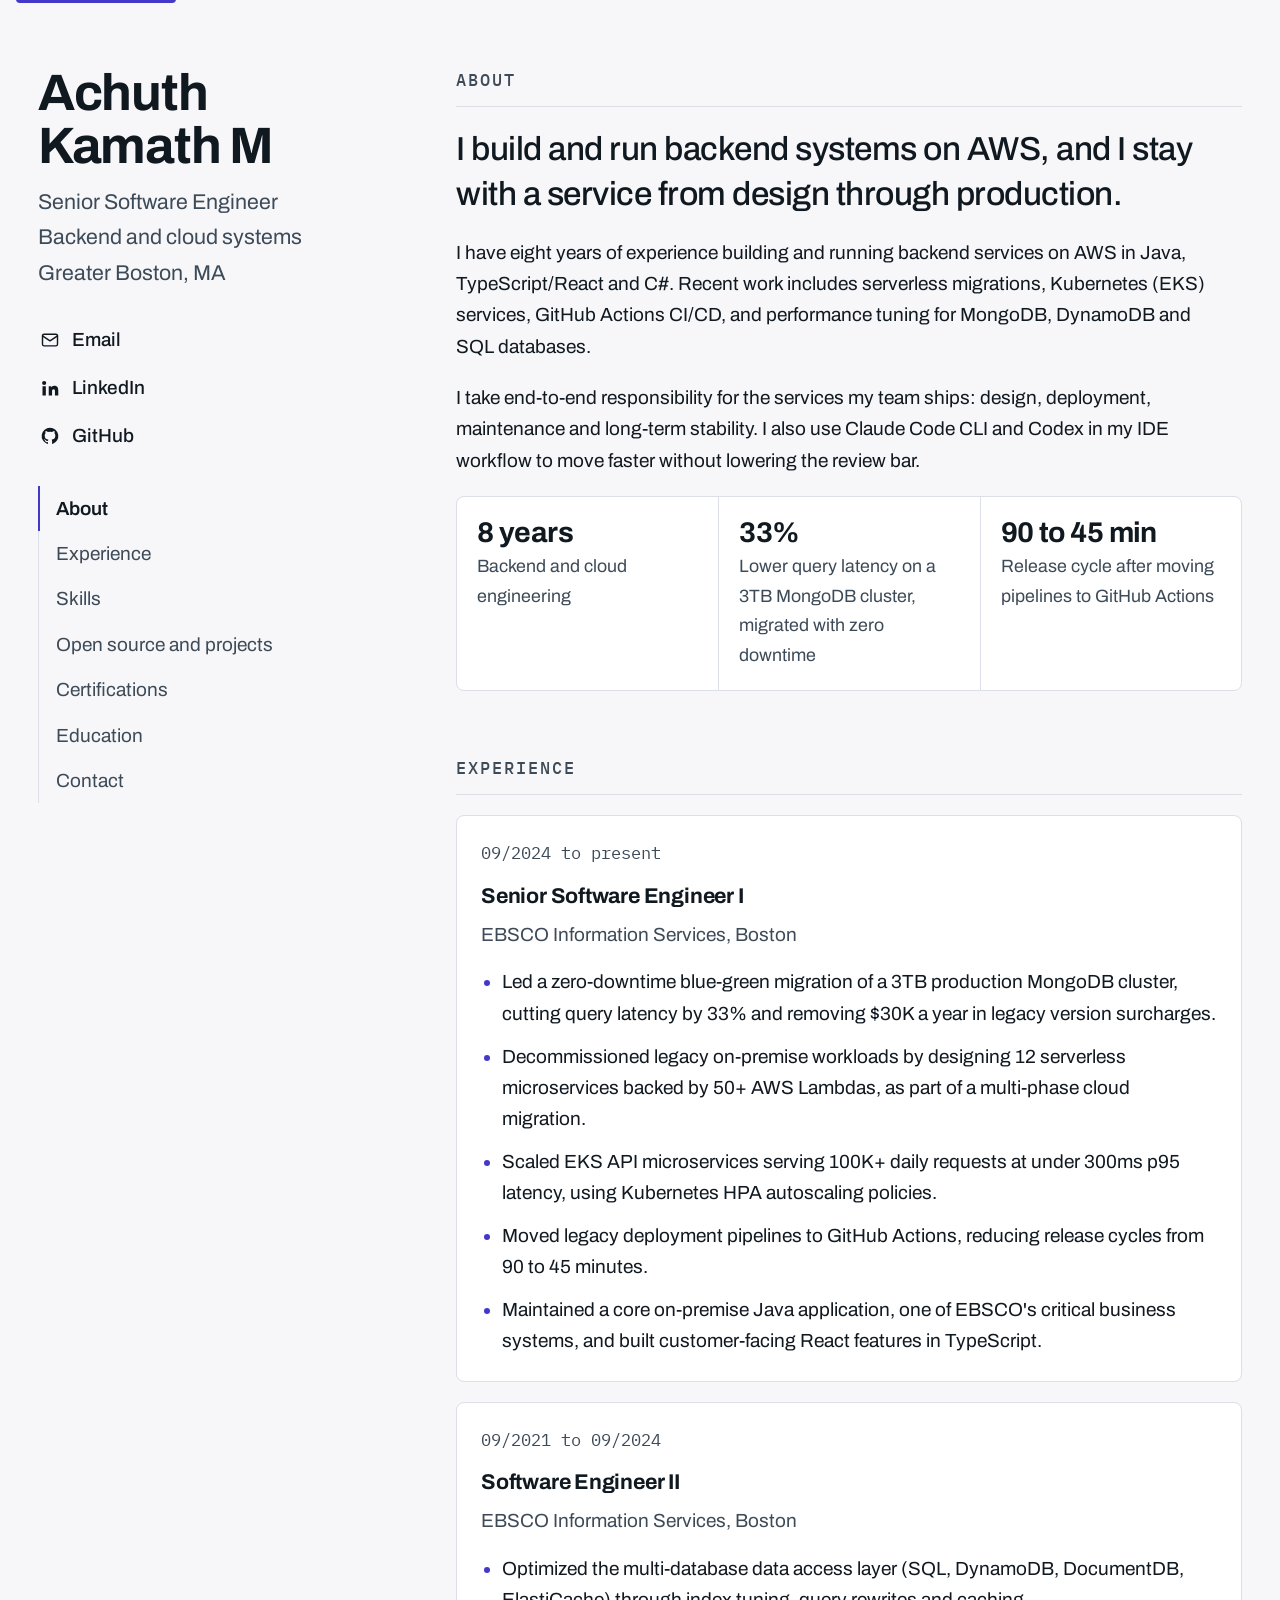
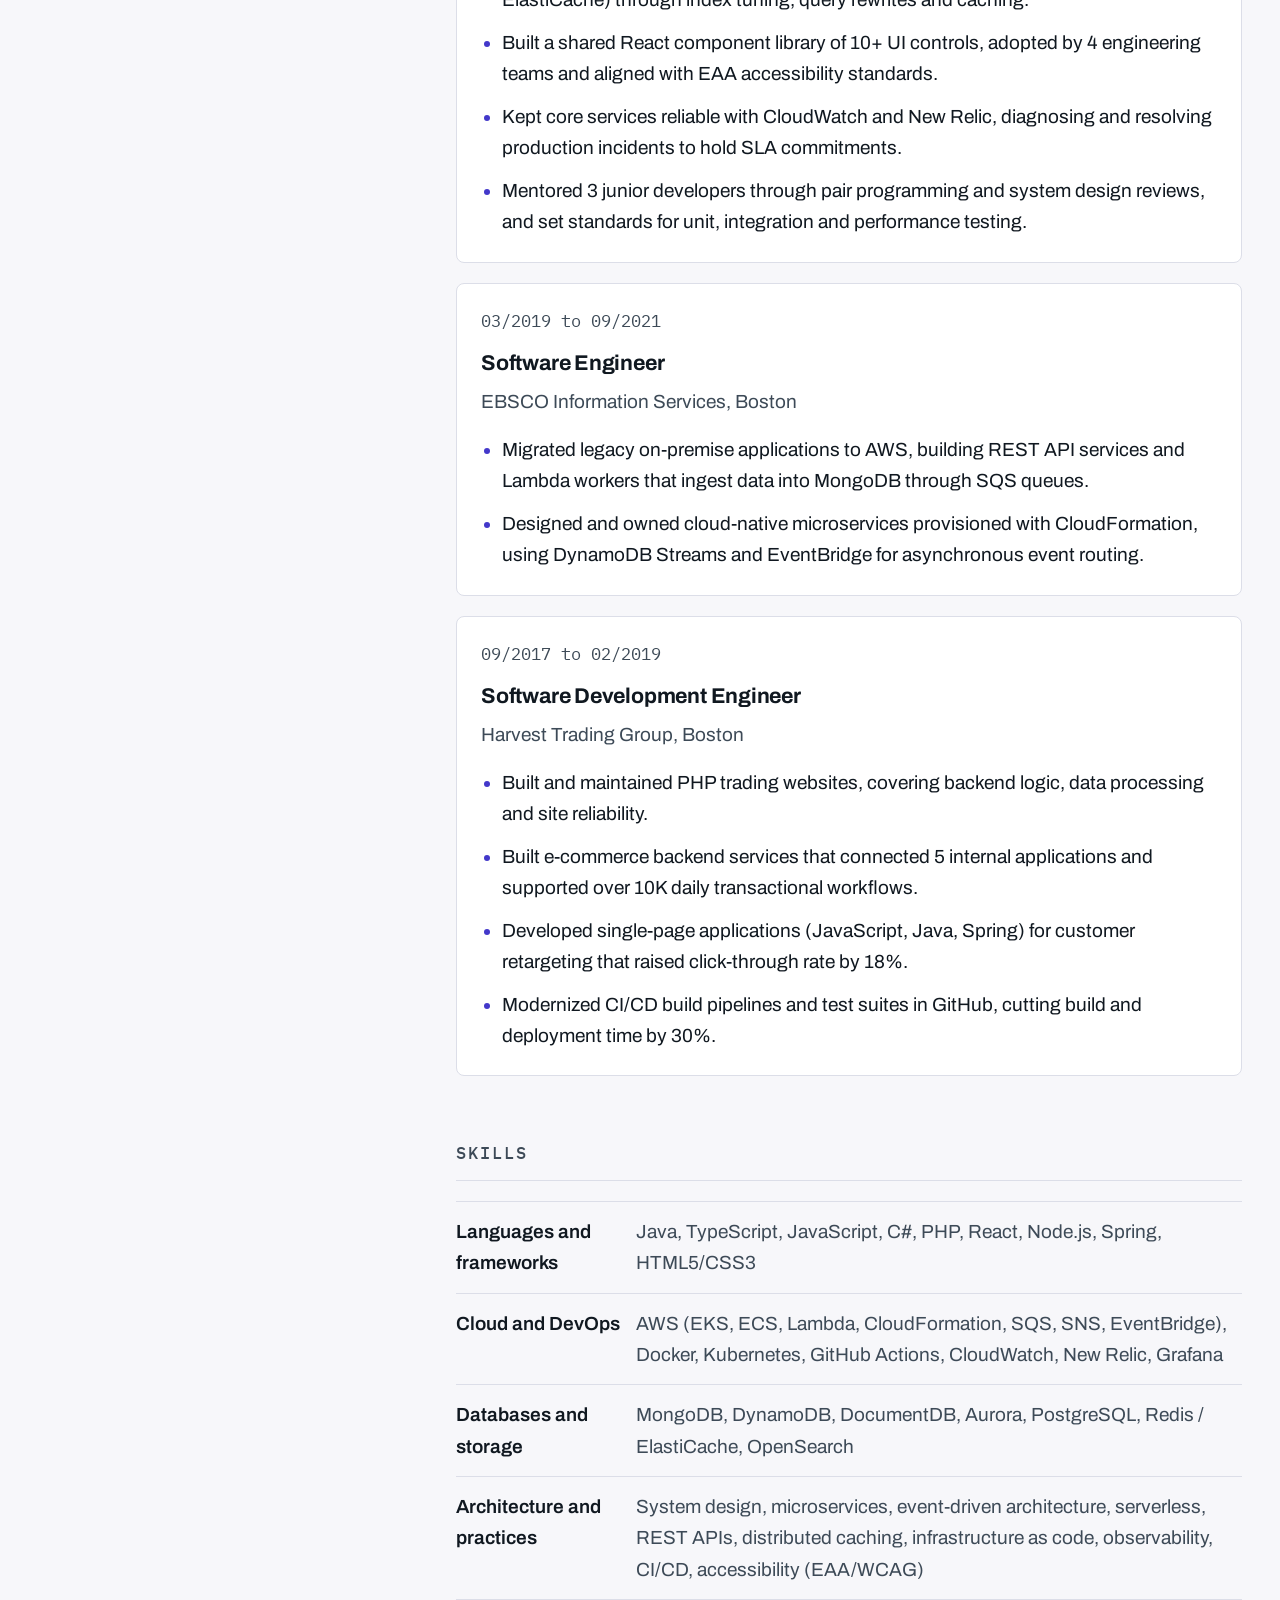
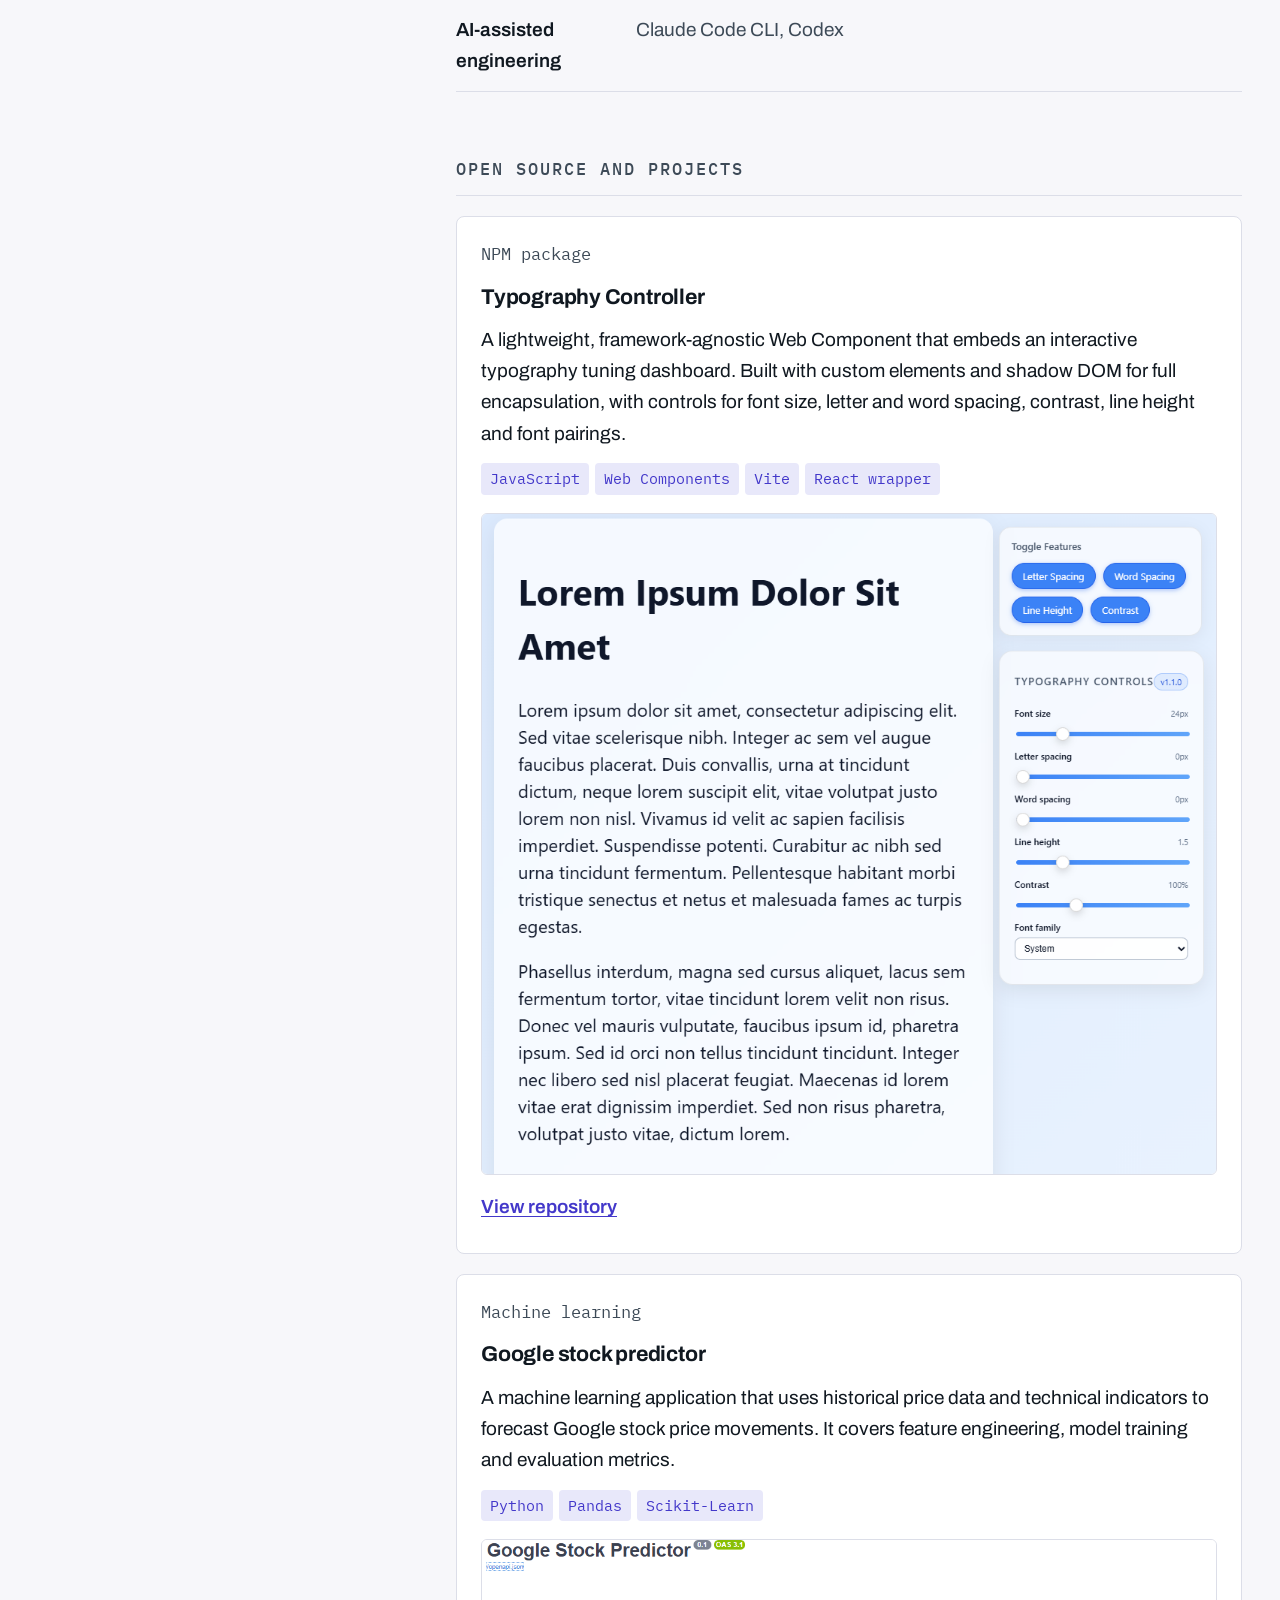
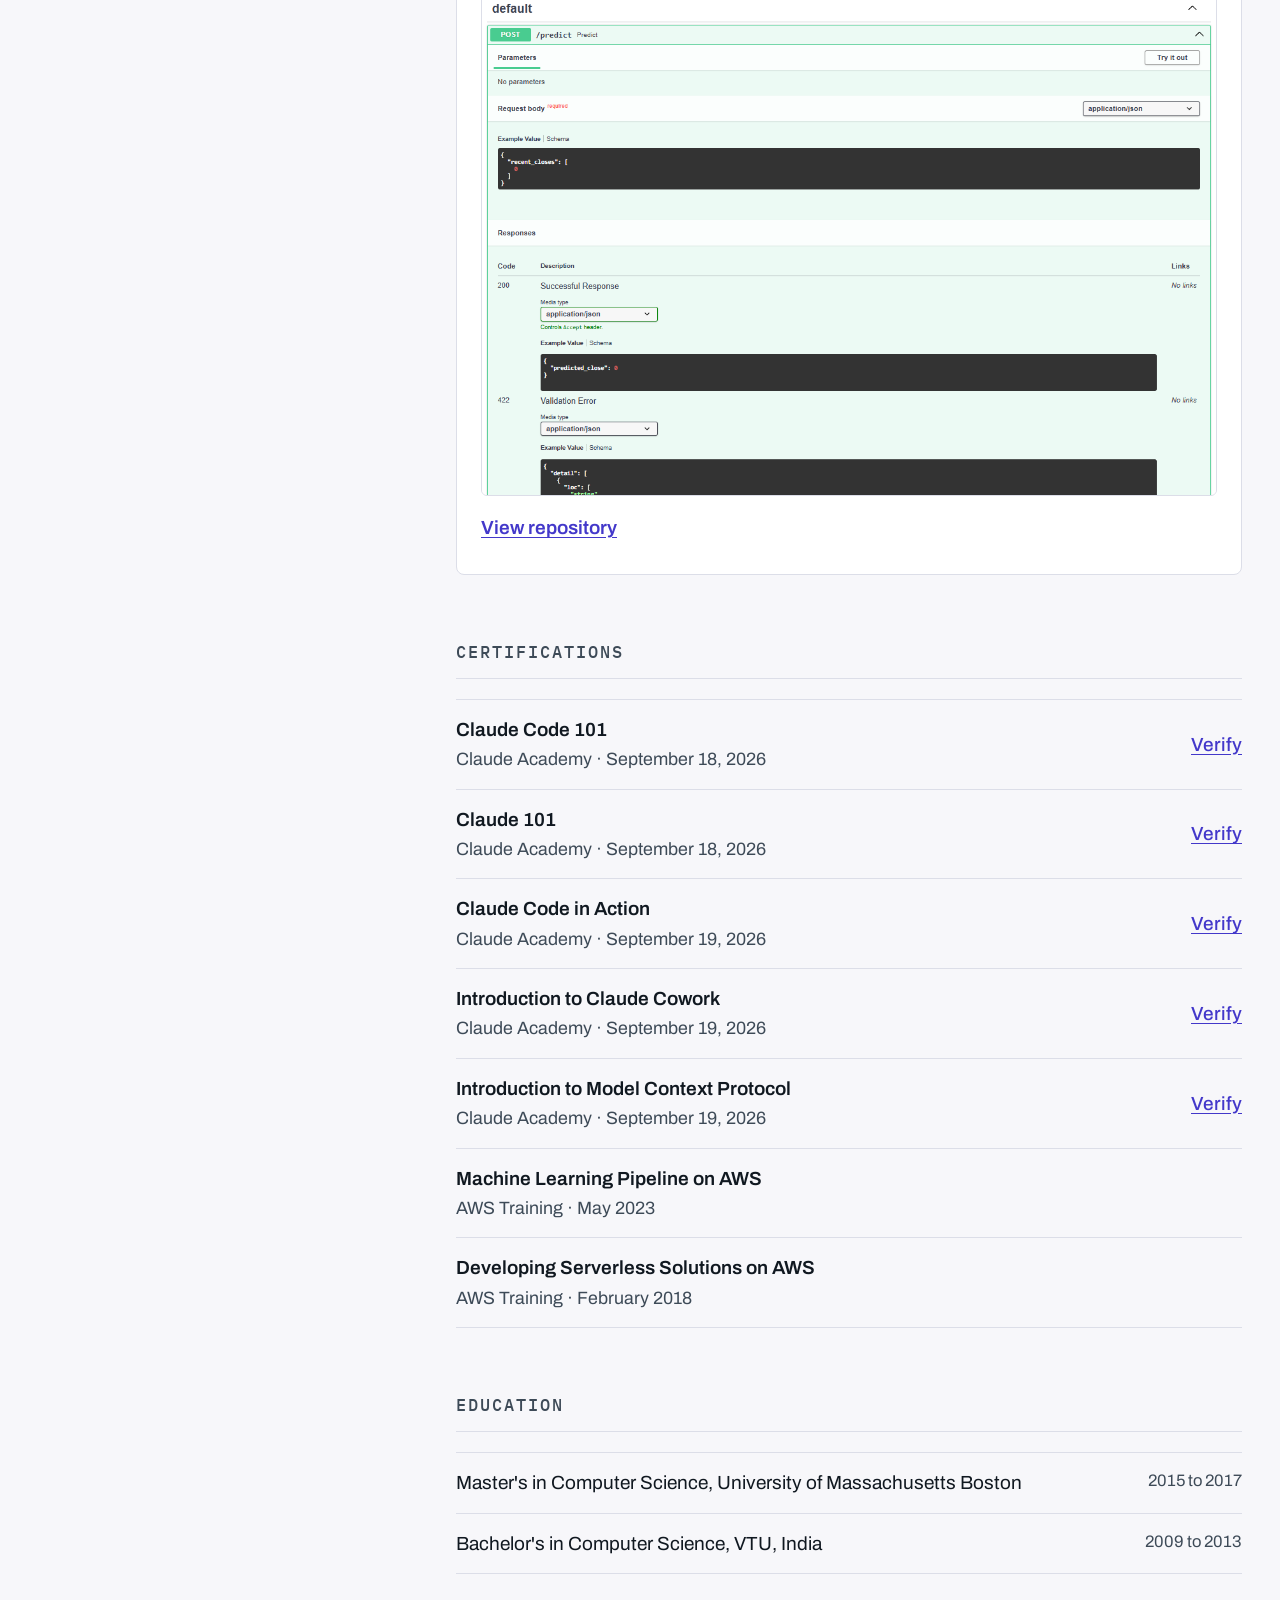
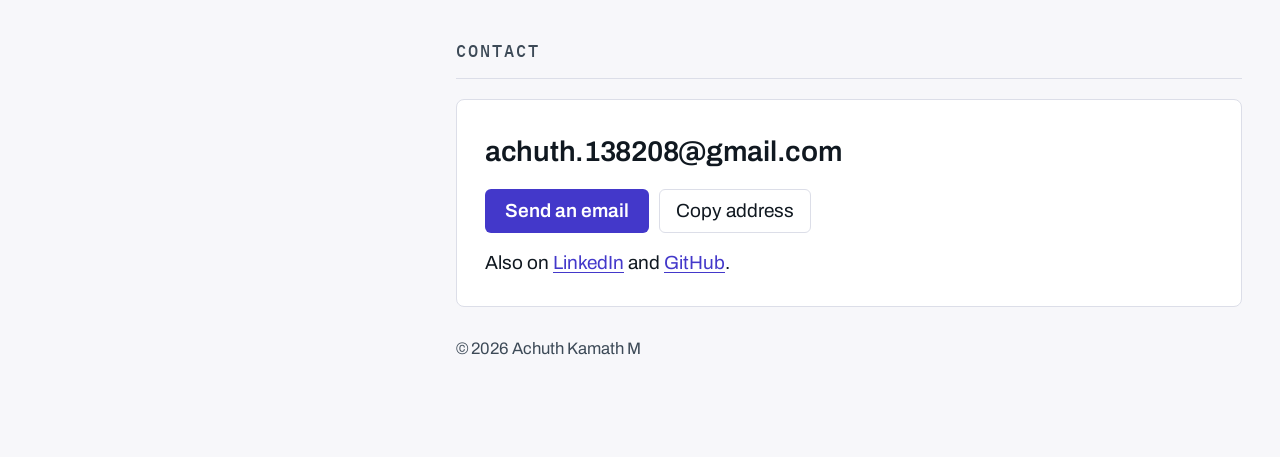
<file: public/index.html>
<!DOCTYPE html>
<html lang="en">
<head>
  <meta charset="UTF-8" />
  <meta name="viewport" content="width=device-width, initial-scale=1" />
  <title>Achuth Kamath M | Senior Software Engineer</title>
  <meta name="description" content="Senior Software Engineer with 8 years building backend systems and distributed cloud architecture on AWS. Experience, projects and certifications." />
  <meta name="theme-color" content="#f7f7fa" media="(prefers-color-scheme: light)" />
  <meta name="theme-color" content="#0f1118" media="(prefers-color-scheme: dark)" />

  <link rel="canonical" href="https://achuth.kamath-m.workers.dev/" />
  <meta property="og:type" content="website" />
  <meta property="og:url" content="https://achuth.kamath-m.workers.dev/" />
  <meta property="og:title" content="Achuth Kamath M | Senior Software Engineer" />
  <meta property="og:description" content="Senior Software Engineer with 8 years building backend systems and distributed cloud architecture on AWS." />
  <meta name="twitter:card" content="summary" />

  <link rel="icon" type="image/svg+xml" href="favicon.svg" />
  <link rel="preconnect" href="https://fonts.googleapis.com" />
  <link rel="preconnect" href="https://fonts.gstatic.com" crossorigin />
  <link rel="stylesheet" href="https://fonts.googleapis.com/css2?family=Archivo:wght@400;500;600;700&family=IBM+Plex+Mono:wght@400;500&display=swap" />
  <link rel="stylesheet" href="styles/site.css" />

  <script type="application/ld+json">
  {
    "@context": "https://schema.org",
    "@type": "Person",
    "name": "Achuth Kamath M",
    "jobTitle": "Senior Software Engineer",
    "url": "https://achuth.kamath-m.workers.dev/",
    "worksFor": { "@type": "Organization", "name": "EBSCO Information Services" },
    "email": "mailto:achuth.138208@gmail.com",
    "sameAs": [
      "https://www.linkedin.com/in/akmmaktrix/",
      "https://github.com/achuthkamath91"
    ]
  }
  </script>

  <!-- Google tag (gtag.js) -->
  <script async src="https://www.googletagmanager.com/gtag/js?id=G-WZZRSC25TR"></script>
  <script>
    window.dataLayer = window.dataLayer || [];
    function gtag() { dataLayer.push(arguments); }
    gtag('js', new Date());
    gtag('config', 'G-WZZRSC25TR');
  </script>
</head>

<body>
  <a class="skip" href="#about">Skip to content</a>

  <div class="page">
    <aside class="rail">
      <div>
        <h1 class="name">Achuth Kamath M</h1>
        <p class="role">Senior Software Engineer<br />Backend and cloud systems<br />Greater Boston, MA</p>
      </div>
      <ul class="links">
        <li>
          <a href="mailto:achuth.138208@gmail.com" data-track="email_rail">
            <svg viewBox="0 0 24 24" aria-hidden="true"><rect x="3" y="5" width="18" height="14" rx="2"/><path d="m3 7 9 6 9-6"/></svg>
            Email
          </a>
        </li>
        <li>
          <a href="https://www.linkedin.com/in/akmmaktrix/" target="_blank" rel="noopener" data-track="linkedin_rail">
            <svg class="filled" viewBox="0 0 24 24" aria-hidden="true"><path d="M4.98 3.5a2.5 2.5 0 1 1 0 5 2.5 2.5 0 0 1 0-5ZM3 9.75h4V21H3V9.75Zm6.5 0h3.83v1.54h.05c.53-1 1.84-2.04 3.78-2.04 4.04 0 4.79 2.66 4.79 6.12V21h-4v-4.86c0-1.16-.02-2.65-1.61-2.65-1.62 0-1.87 1.26-1.87 2.57V21h-4V9.75Z"/></svg>
            LinkedIn
          </a>
        </li>
        <li>
          <a href="https://github.com/achuthkamath91" target="_blank" rel="noopener" data-track="github_rail">
            <svg class="filled" viewBox="0 0 24 24" aria-hidden="true"><path d="M12 2a10 10 0 0 0-3.16 19.49c.5.09.68-.22.68-.48v-1.7c-2.78.6-3.37-1.34-3.37-1.34-.45-1.16-1.11-1.47-1.11-1.47-.91-.62.07-.61.07-.61 1 .07 1.53 1.03 1.53 1.03.89 1.53 2.34 1.09 2.91.83.09-.65.35-1.09.64-1.34-2.22-.25-4.55-1.11-4.55-4.94 0-1.09.39-1.98 1.03-2.68-.1-.25-.45-1.27.1-2.65 0 0 .84-.27 2.75 1.02a9.5 9.5 0 0 1 5 0c1.91-1.29 2.75-1.02 2.75-1.02.55 1.38.2 2.4.1 2.65.64.7 1.03 1.59 1.03 2.68 0 3.84-2.34 4.69-4.57 4.93.36.31.68.92.68 1.85v2.74c0 .27.18.58.69.48A10 10 0 0 0 12 2Z"/></svg>
            GitHub
          </a>
        </li>
      </ul>

      <nav class="toc" aria-label="Sections">
        <a href="#about" class="active">About</a>
        <a href="#work">Experience</a>
        <a href="#skills">Skills</a>
        <a href="#projects">Open source and projects</a>
        <a href="#certifications">Certifications</a>
        <a href="#education">Education</a>
        <a href="#contact">Contact</a>
      </nav>
    </aside>

    <main class="content">
      <section id="about">
        <h2>About</h2>
        <p class="lead">I build and run backend systems on AWS, and I stay with a service from design through production.</p>
        <p>I have eight years of experience building and running backend services on AWS in Java, TypeScript/React and C#. Recent work includes serverless migrations, Kubernetes (EKS) services, GitHub Actions CI/CD, and performance tuning for MongoDB, DynamoDB and SQL databases.</p>
        <p>I take end-to-end responsibility for the services my team ships: design, deployment, maintenance and long-term stability. I also use Claude Code CLI and Codex in my IDE workflow to move faster without lowering the review bar.</p>
        <div class="facts" role="list">
          <div class="fact" role="listitem"><b>8 years</b><span>Backend and cloud engineering</span></div>
          <div class="fact" role="listitem"><b>33%</b><span>Lower query latency on a 3TB MongoDB cluster, migrated with zero downtime</span></div>
          <div class="fact" role="listitem"><b>90 to 45 min</b><span>Release cycle after moving pipelines to GitHub Actions</span></div>
        </div>
      </section>

      <section id="work">
        <h2>Experience</h2>
        <article class="entry">
          <span class="kicker">09/2024 to present</span>
          <h3>Senior Software Engineer I</h3>
          <p class="org">EBSCO Information Services, Boston</p>
          <ul class="bullets">
            <li>Led a zero-downtime blue-green migration of a 3TB production MongoDB cluster, cutting query latency by 33% and removing $30K a year in legacy version surcharges.</li>
            <li>Decommissioned legacy on-premise workloads by designing 12 serverless microservices backed by 50+ AWS Lambdas, as part of a multi-phase cloud migration.</li>
            <li>Scaled EKS API microservices serving 100K+ daily requests at under 300ms p95 latency, using Kubernetes HPA autoscaling policies.</li>
            <li>Moved legacy deployment pipelines to GitHub Actions, reducing release cycles from 90 to 45 minutes.</li>
            <li>Maintained a core on-premise Java application, one of EBSCO's critical business systems, and built customer-facing React features in TypeScript.</li>
          </ul>
        </article>
        <article class="entry">
          <span class="kicker">09/2021 to 09/2024</span>
          <h3>Software Engineer II</h3>
          <p class="org">EBSCO Information Services, Boston</p>
          <ul class="bullets">
            <li>Optimized the multi-database data access layer (SQL, DynamoDB, DocumentDB, ElastiCache) through index tuning, query rewrites and caching.</li>
            <li>Built a shared React component library of 10+ UI controls, adopted by 4 engineering teams and aligned with EAA accessibility standards.</li>
            <li>Kept core services reliable with CloudWatch and New Relic, diagnosing and resolving production incidents to hold SLA commitments.</li>
            <li>Mentored 3 junior developers through pair programming and system design reviews, and set standards for unit, integration and performance testing.</li>
          </ul>
        </article>
        <article class="entry">
          <span class="kicker">03/2019 to 09/2021</span>
          <h3>Software Engineer</h3>
          <p class="org">EBSCO Information Services, Boston</p>
          <ul class="bullets">
            <li>Migrated legacy on-premise applications to AWS, building REST API services and Lambda workers that ingest data into MongoDB through SQS queues.</li>
            <li>Designed and owned cloud-native microservices provisioned with CloudFormation, using DynamoDB Streams and EventBridge for asynchronous event routing.</li>
          </ul>
        </article>
        <article class="entry">
          <span class="kicker">09/2017 to 02/2019</span>
          <h3>Software Development Engineer</h3>
          <p class="org">Harvest Trading Group, Boston</p>
          <ul class="bullets">
            <li>Built and maintained PHP trading websites, covering backend logic, data processing and site reliability.</li>
            <li>Built e-commerce backend services that connected 5 internal applications and supported over 10K daily transactional workflows.</li>
            <li>Developed single-page applications (JavaScript, Java, Spring) for customer retargeting that raised click-through rate by 18%.</li>
            <li>Modernized CI/CD build pipelines and test suites in GitHub, cutting build and deployment time by 30%.</li>
          </ul>
        </article>
      </section>

      <section id="skills">
        <h2>Skills</h2>
        <dl class="skills">
          <dt>Languages and frameworks</dt><dd>Java, TypeScript, JavaScript, C#, PHP, React, Node.js, Spring, HTML5/CSS3</dd>
          <dt>Cloud and DevOps</dt><dd>AWS (EKS, ECS, Lambda, CloudFormation, SQS, SNS, EventBridge), Docker, Kubernetes, GitHub Actions, CloudWatch, New Relic, Grafana</dd>
          <dt>Databases and storage</dt><dd>MongoDB, DynamoDB, DocumentDB, Aurora, PostgreSQL, Redis / ElastiCache, OpenSearch</dd>
          <dt>Architecture and practices</dt><dd>System design, microservices, event-driven architecture, serverless, REST APIs, distributed caching, infrastructure as code, observability, CI/CD, accessibility (EAA/WCAG)</dd>
          <dt>AI-assisted engineering</dt><dd>Claude Code CLI, Codex</dd>
        </dl>
      </section>

      <section id="projects">
        <h2>Open source and projects</h2>
        <article class="entry">
          <span class="kicker">NPM package</span>
          <h3>Typography Controller</h3>
          <p>A lightweight, framework-agnostic Web Component that embeds an interactive typography tuning dashboard. Built with custom elements and shadow DOM for full encapsulation, with controls for font size, letter and word spacing, contrast, line height and font pairings.</p>
          <ul class="tags"><li>JavaScript</li><li>Web Components</li><li>Vite</li><li>React wrapper</li></ul>
          <img src="assets/projects/typography-controller.png" width="977" height="879" loading="lazy" alt="Typography Controller dashboard showing sliders for font size, spacing and contrast" />
          <a class="more" href="https://github.com/achuthkamath91/Typography-Controller" target="_blank" rel="noopener" data-track="repo_typography">View repository</a>
        </article>
        <article class="entry">
          <span class="kicker">Machine learning</span>
          <h3>Google stock predictor</h3>
          <p>A machine learning application that uses historical price data and technical indicators to forecast Google stock price movements. It covers feature engineering, model training and evaluation metrics.</p>
          <ul class="tags"><li>Python</li><li>Pandas</li><li>Scikit-Learn</li></ul>
          <img src="assets/projects/stock-predictor.png" width="1152" height="870" loading="lazy" alt="Stock Predictor output comparing predicted and actual Google stock prices" />
          <a class="more" href="https://github.com/achuthkamath91/Stock-Predictor" target="_blank" rel="noopener" data-track="repo_stock">View repository</a>
        </article>
      </section>

      <section id="certifications">
        <h2>Certifications</h2>
        <ul class="certs">
          <li><div><span class="t">Claude Code 101</span><span class="m">Claude Academy · September 18, 2026</span></div><a href="https://academy.claude.com/verify/8477a55dee200e3054e618da8c429aae" target="_blank" rel="noopener" data-track="cert_claude_code_101">Verify</a></li>
          <li><div><span class="t">Claude 101</span><span class="m">Claude Academy · September 18, 2026</span></div><a href="https://academy.claude.com/verify/9abe8d65ea32243f3fbd208ddb22b0a8" target="_blank" rel="noopener" data-track="cert_claude_101">Verify</a></li>
          <li><div><span class="t">Claude Code in Action</span><span class="m">Claude Academy · September 19, 2026</span></div><a href="https://academy.claude.com/verify/6477c51edd46a5b9ce5c7ecd2df6a0aa" target="_blank" rel="noopener" data-track="cert_claude_code_action">Verify</a></li>
          <li><div><span class="t">Introduction to Claude Cowork</span><span class="m">Claude Academy · September 19, 2026</span></div><a href="https://academy.claude.com/verify/4c623e5dadeb337dfa4395e290267c90" target="_blank" rel="noopener" data-track="cert_cowork">Verify</a></li>
          <li><div><span class="t">Introduction to Model Context Protocol</span><span class="m">Claude Academy · September 19, 2026</span></div><a href="https://academy.claude.com/verify/927df36e5f9c033b8dc0149f73e4ab07" target="_blank" rel="noopener" data-track="cert_mcp">Verify</a></li>
          <li><div><span class="t">Machine Learning Pipeline on AWS</span><span class="m">AWS Training · May 2023</span></div></li>
          <li><div><span class="t">Developing Serverless Solutions on AWS</span><span class="m">AWS Training · February 2018</span></div></li>
        </ul>
      </section>

      <section id="education">
        <h2>Education</h2>
        <ul class="edu">
          <li><span>Master's in Computer Science, University of Massachusetts Boston</span><span class="m">2015 to 2017</span></li>
          <li><span>Bachelor's in Computer Science, VTU, India</span><span class="m">2009 to 2013</span></li>
        </ul>
      </section>

      <section id="contact">
        <h2>Contact</h2>
        <div class="contact">
          <span class="big">achuth.138208@gmail.com</span>
          <div class="actions">
            <a class="btn" href="mailto:achuth.138208@gmail.com" data-track="email_contact">Send an email</a>
            <button class="copy" id="copy-email" type="button" data-email="achuth.138208@gmail.com" data-track="email_copy">Copy address</button>
          </div>
          <p>Also on <a href="https://www.linkedin.com/in/akmmaktrix/" target="_blank" rel="noopener" data-track="linkedin_contact">LinkedIn</a> and <a href="https://github.com/achuthkamath91" target="_blank" rel="noopener" data-track="github_contact">GitHub</a>.</p>
        </div>
        <p class="foot">&copy; 2026 Achuth Kamath M</p>
      </section>
    </main>
  </div>

  <script src="scripts/site.js" defer></script>
</body>
</html>
</file>
<file: public/styles/site.css>
/* Layout: sticky identity rail on the left, single reading column on the right; collapses to one column under 860px */
:root {
  --bg: #f7f7fa;
  --surface: #ffffff;
  --ink: #101820;
  --muted: #3d4a57;
  --line: #dcdee8;
  --accent: #4338ca;
  --accent-ink: #ffffff;
  --accent-soft: #e8e8fa;
  --font-body: "Archivo", system-ui, -apple-system, "Segoe UI", sans-serif;
  --font-mono: "IBM Plex Mono", ui-monospace, Consolas, monospace;
  --step--1: 0.875rem;
  --step-0: 1rem;
  --step-1: 1.125rem;
  --step-2: 1.5rem;
  --step-3: clamp(2rem, 4vw, 2.75rem);
  color-scheme: light;
}
/* Follows the visitor's browser or system theme setting */
@media (prefers-color-scheme: dark) {
  :root {
    --bg: #0f1118;
    --surface: #161925;
    --ink: #e7ecf1;
    --muted: #b3bfcb;
    --line: #272b3d;
    --accent: #a5b4fc;
    --accent-ink: #12143a;
    --accent-soft: #1f2347;
    color-scheme: dark;
  }
}

*, *::before, *::after { box-sizing: border-box; }
html { scroll-behavior: smooth; scroll-padding-top: 24px; }
body {
  margin: 0;
  background: var(--bg);
  color: var(--ink);
  font-family: var(--font-body);
  font-size: var(--step-0);
  line-height: 1.65;
  -webkit-font-smoothing: antialiased;
}
a { color: var(--accent); text-underline-offset: 3px; }
a:hover { text-decoration-thickness: 2px; }
:focus-visible { outline: 3px solid var(--accent); outline-offset: 3px; border-radius: 2px; }
.skip { position: absolute; left: 16px; top: -48px; background: var(--accent); color: var(--accent-ink); padding: 10px 16px; border-radius: 4px; z-index: 10; }
.skip:focus { top: 16px; }

/* Everything is in rem, so raising the root size on wide screens scales the whole page */
html { font-size: 106.25%; }
@media (min-width: 1280px) { html { font-size: 118.75%; } }
@media (min-width: 1680px) { html { font-size: 131.25%; } }
@media (min-width: 2200px) { html { font-size: 150%; } }

.page {
  max-width: 76rem;
  margin: 0 auto;
  padding: 3.5rem 2rem 5rem;
  display: grid;
  grid-template-columns: 17rem minmax(0, 1fr);
  gap: 5rem;
}

/* ---- Identity rail ---- */
.rail { position: sticky; top: 56px; align-self: start; display: flex; flex-direction: column; gap: 28px; }
.name { margin: 0; font-size: var(--step-3); line-height: 1.05; letter-spacing: -0.025em; font-weight: 700; }
.role { margin: 10px 0 0; font-size: var(--step-1); color: var(--muted); }
.links { list-style: none; margin: 0; padding: 0; display: flex; flex-direction: column; gap: 4px; }
.links a { display: flex; align-items: center; gap: 12px; min-height: 44px; padding: 0 2px; color: var(--ink); text-decoration: none; font-weight: 500; }
.links a:hover { color: var(--accent); }
.links svg { width: 20px; height: 20px; flex: none; fill: none; stroke: currentColor; stroke-width: 1.7; stroke-linecap: round; stroke-linejoin: round; }
.links .filled { fill: currentColor; stroke: none; }
.btn { display: inline-flex; align-items: center; justify-content: center; min-height: 44px; padding: 0 20px; background: var(--accent); color: var(--accent-ink); border-radius: 6px; font-weight: 600; text-decoration: none; transition: filter 0.2s ease; }
.btn:hover { filter: brightness(1.1); text-decoration: none; }
.toc { display: flex; flex-direction: column; border-left: 1px solid var(--line); }
.toc a { padding: 7px 16px; margin-left: -1px; border-left: 2px solid transparent; color: var(--muted); text-decoration: none; font-size: 1rem; transition: color 0.2s ease, border-color 0.2s ease; }
.toc a:hover { color: var(--ink); }
.toc a.active { color: var(--ink); border-left-color: var(--accent); font-weight: 600; }

/* ---- Content ---- */
.content { display: flex; flex-direction: column; gap: 64px; min-width: 0; }
section { display: flex; flex-direction: column; gap: 20px; }
h2 { margin: 0; font-family: var(--font-mono); font-size: var(--step--1); font-weight: 500; text-transform: uppercase; letter-spacing: 0.12em; color: var(--muted); padding-bottom: 12px; border-bottom: 1px solid var(--line); }
p { margin: 0; max-width: 70ch; }
.lead { font-size: 1.75rem; line-height: 1.35; letter-spacing: -0.015em; font-weight: 500; max-width: 28em; }

.facts { display: grid; grid-template-columns: repeat(3, minmax(0, 1fr)); gap: 0; border: 1px solid var(--line); border-radius: 8px; background: var(--surface); }
.fact { padding: 20px; display: flex; flex-direction: column; gap: 4px; }
.fact + .fact { border-left: 1px solid var(--line); }
.fact b { font-size: var(--step-2); line-height: 1.1; letter-spacing: -0.02em; font-variant-numeric: tabular-nums; }
.fact span { font-size: 0.9375rem; color: var(--muted); }

.entry { display: grid; grid-template-columns: minmax(0, 1fr); gap: 10px; padding: 24px; background: var(--surface); border: 1px solid var(--line); border-radius: 8px; }
.entry h3 { margin: 0; font-size: var(--step-1); letter-spacing: -0.01em; }
.entry .kicker { font-family: var(--font-mono); font-size: var(--step--1); color: var(--muted); }
.entry img { width: 100%; height: auto; border: 1px solid var(--line); border-radius: 6px; margin-top: 8px; }
.tags { list-style: none; margin: 4px 0 0; padding: 0; display: flex; flex-wrap: wrap; gap: 6px; }
.tags li { font-family: var(--font-mono); font-size: 0.8125rem; padding: 3px 9px; border-radius: 4px; background: var(--accent-soft); color: var(--accent); }
.bullets { margin: 6px 0 0; padding-left: 1.1em; display: flex; flex-direction: column; gap: 0.6rem; max-width: 70ch; }
.bullets li::marker { color: var(--accent); }
.entry .org { margin: -4px 0 0; color: var(--muted); }
.edu { margin: 0; padding: 0; list-style: none; display: flex; flex-direction: column; }
.edu li { display: flex; justify-content: space-between; gap: 16px; padding: 14px 0; border-bottom: 1px solid var(--line); }
.edu li:first-child { border-top: 1px solid var(--line); }
.edu .m { color: var(--muted); font-size: 0.875rem; white-space: nowrap; }
.entry .more { align-self: start; display: inline-flex; min-height: 44px; align-items: center; font-weight: 600; }

dl.skills { margin: 0; display: grid; grid-template-columns: 180px minmax(0, 1fr); border-top: 1px solid var(--line); }
dl.skills dt, dl.skills dd { margin: 0; padding: 14px 0; border-bottom: 1px solid var(--line); }
dl.skills dt { font-weight: 600; padding-right: 16px; }
dl.skills dd { color: var(--muted); }

.certs { list-style: none; margin: 0; padding: 0; display: flex; flex-direction: column; }
.certs li { display: flex; justify-content: space-between; align-items: center; gap: 16px; padding: 14px 0; border-bottom: 1px solid var(--line); }
.certs li:first-child { border-top: 1px solid var(--line); }
.certs .t { font-weight: 600; }
.certs .m { display: block; font-size: 0.9375rem; color: var(--muted); }
.certs a { white-space: nowrap; min-height: 44px; display: inline-flex; align-items: center; font-weight: 500; }

.contact { padding: 28px; background: var(--surface); border: 1px solid var(--line); border-radius: 8px; display: flex; flex-direction: column; gap: 14px; align-items: flex-start; }
.contact .big { font-size: var(--step-2); font-weight: 600; letter-spacing: -0.01em; }
.copy { font: inherit; background: none; border: 1px solid var(--line); color: var(--ink); border-radius: 6px; min-height: 44px; padding: 0 16px; cursor: pointer; }
.copy:hover { border-color: var(--accent); color: var(--accent); }
.actions { display: flex; flex-wrap: wrap; gap: 10px; }
.foot { font-size: 0.875rem; color: var(--muted); padding-top: 8px; }

@media (max-width: 860px) {
  .page { grid-template-columns: minmax(0, 1fr); gap: 2.5rem; padding: 2.5rem 1.25rem 3.5rem; }
  .lead { font-size: 1.375rem; }
  .rail { position: static; }
  .toc { display: none; }
  .facts { grid-template-columns: minmax(0, 1fr); }
  .fact + .fact { border-left: 0; border-top: 1px solid var(--line); }
  dl.skills { grid-template-columns: minmax(0, 1fr); }
  dl.skills dt { border-bottom: 0; padding-bottom: 0; }
  .certs li { flex-direction: column; align-items: flex-start; gap: 0; }
}
@media (prefers-reduced-motion: reduce) {
  html { scroll-behavior: auto; }
  * { transition: none !important; }
}
@media print {
  .rail .toc, .copy, .skip { display: none; }
  .page { display: block; padding: 0; }
  body { background: #fff; color: #000; }
}
</file>
